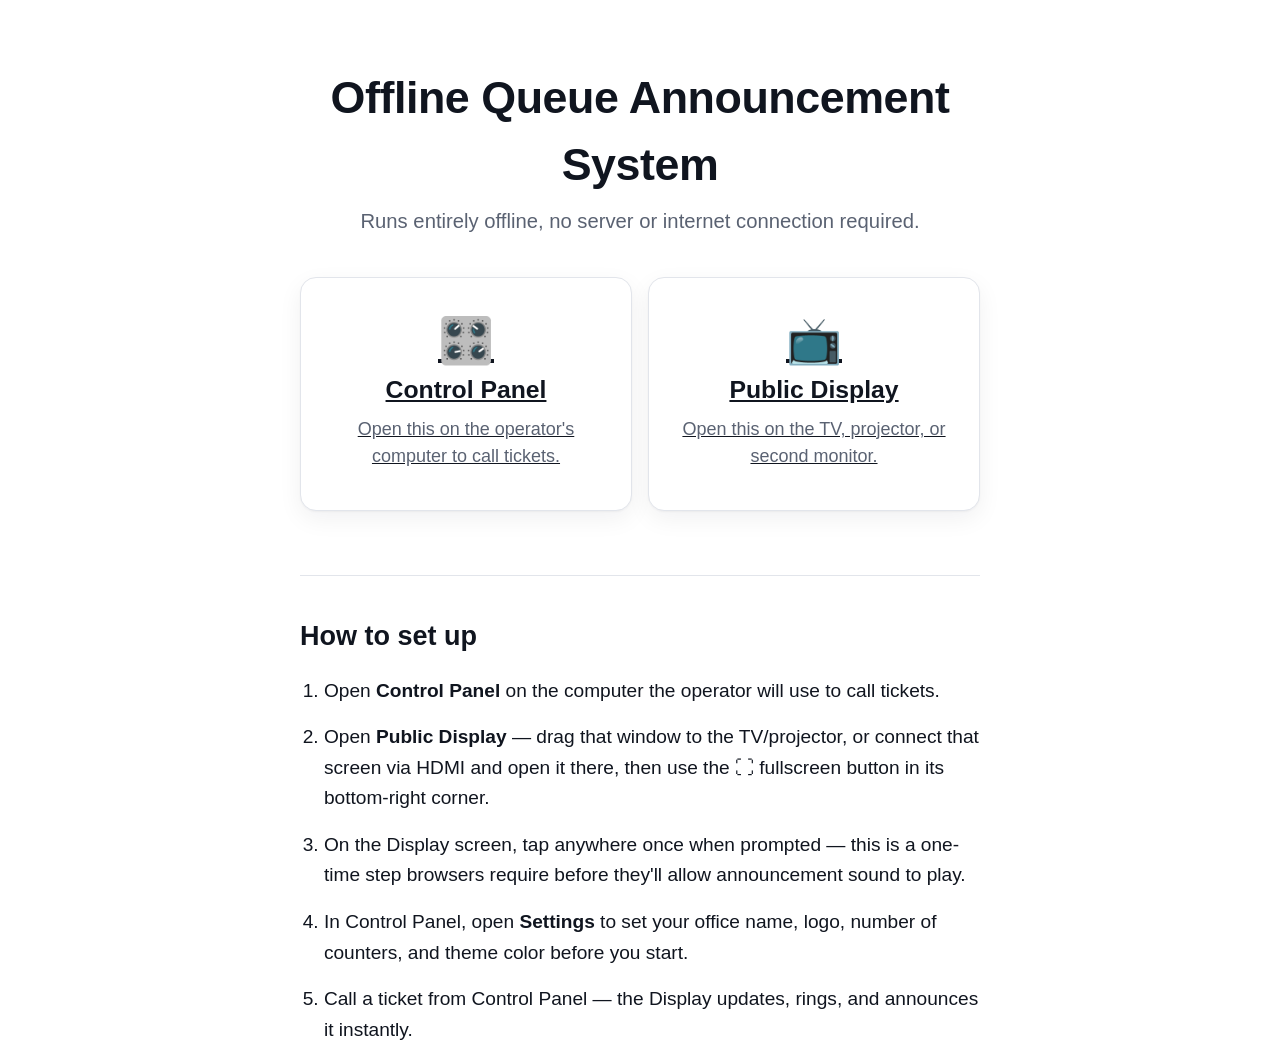
<file: index.html>
<!DOCTYPE html>
<html lang="en">
<head>
<meta charset="UTF-8">
<meta name="viewport" content="width=device-width, initial-scale=1.0">
<title>Offline Queue Announcement System</title>
<link rel="stylesheet" href="css/base.css">
<link rel="stylesheet" href="css/index.css">
</head>
<body>

  <main class="landing">
    <header class="landing-header">
      <h1>Offline Queue Announcement System</h1>
      <p class="landing-subtitle">Runs entirely offline, no server or internet connection required.</p>
    </header>

    <div class="landing-links">
      <a class="landing-card" href="control-panel.html" target="_blank" rel="noopener">
        <span class="landing-card-icon" aria-hidden="true">🎛️</span>
        <span class="landing-card-title">Control Panel</span>
        <span class="landing-card-desc">Open this on the operator's computer to call tickets.</span>
      </a>

      <a class="landing-card" href="display.html" target="_blank" rel="noopener">
        <span class="landing-card-icon" aria-hidden="true">📺</span>
        <span class="landing-card-title">Public Display</span>
        <span class="landing-card-desc">Open this on the TV, projector, or second monitor.</span>
      </a>
    </div>

    <section class="landing-instructions">
      <h2>How to set up</h2>
      <ol>
        <li>Open <strong>Control Panel</strong> on the computer the operator will use to call tickets.</li>
        <li>Open <strong>Public Display</strong> — drag that window to the TV/projector, or connect that screen via HDMI and open it there, then use the ⛶ fullscreen button in its bottom-right corner.</li>
        <li>On the Display screen, tap anywhere once when prompted — this is a one-time step browsers require before they'll allow announcement sound to play.</li>
        <li>In Control Panel, open <strong>Settings</strong> to set your office name, logo, number of counters, and theme color before you start.</li>
        <li>Call a ticket from Control Panel — the Display updates, rings, and announces it instantly.</li>
      </ol>
    </section>
  </main>

</body>
</html>
</file>
<file: css/base.css>
/* ==========================================================================
   base.css
   Shared design tokens + resets for both Control Panel and Public Display.
   Every color/spacing/type value in the whole project should trace back
   to a variable defined here. Don't hardcode hex values in the other
   CSS files — add a token here instead, so theme changes (Settings >
   Theme Color) only ever touch one file.
   ========================================================================== */

:root {
  /* ---- Color: Swiss-editorial / government-office palette ----
     Named by role, not by shade, so "Call" buttons etc. can reference
     --color-accent without caring what the actual hex is. */
  --color-bg: #ffffff;
  --color-surface: #f5f7fa;        /* card backgrounds */
  --color-ink: #10151f;            /* primary text, near-black navy */
  --color-ink-muted: #5a6272;      /* secondary text */
  --color-accent: #1a56db;         /* blue accent — overridden by Settings > Theme Color */
  --color-accent-ink: #ffffff;     /* text placed on top of --color-accent */
  --color-border: #e2e5eb;
  --color-success: #1a9e64;
  --color-danger: #d93636;
  --color-warning: #c98a1c;

  /* ---- Typography ----
     System stacks only — this app must work with zero internet access,
     so no CDN-loaded webfonts. Two roles:
       --font-display : big, tight-tracked, for ticket numbers / headings
       --font-mono    : tabular numerals, for ticket codes, clock, history rows
       --font-body    : everything else (labels, buttons, settings form) */
  --font-display: "Helvetica Neue", Helvetica, Arial, sans-serif;
  --font-mono: "SFMono-Regular", "Consolas", "Liberation Mono", monospace;
  --font-body: -apple-system, BlinkMacSystemFont, "Segoe UI", Roboto, Arial, sans-serif;

  --scale-ticket: clamp(6rem, 20vw, 16rem);   /* the huge "NOW SERVING" number */
  --scale-h1: clamp(2rem, 3.5vw, 3rem);
  --scale-h2: 1.5rem;
  --scale-body: 1.125rem;
  --scale-caption: 0.9375rem;

  /* ---- Layout ---- */
  --radius-card: 16px;
  --radius-control: 10px;
  --space-1: 4px;
  --space-2: 8px;
  --space-3: 16px;
  --space-4: 24px;
  --space-5: 40px;
  --space-6: 64px;

  --shadow-card: 0 1px 2px rgba(16, 21, 31, 0.04), 0 8px 24px rgba(16, 21, 31, 0.06);

  --motion-fast: 150ms ease;
  --motion-base: 260ms cubic-bezier(0.2, 0.8, 0.2, 1);
}

/* Respect reduced-motion preference — required, not optional, for a
   public-facing display that runs unattended all day. */
@media (prefers-reduced-motion: reduce) {
  *, *::before, *::after {
    animation-duration: 0.001ms !important;
    animation-iteration-count: 1 !important;
    transition-duration: 0.001ms !important;
    scroll-behavior: auto !important;
  }
}

*, *::before, *::after {
  box-sizing: border-box;
}

html, body {
  margin: 0;
  padding: 0;
  height: 100%;
  background: var(--color-bg);
  color: var(--color-ink);
  font-family: var(--font-body);
  font-size: var(--scale-body);
  line-height: 1.5;
  -webkit-font-smoothing: antialiased;
}

h1, h2, h3, p {
  margin: 0;
}

button {
  font-family: inherit;
  cursor: pointer;
}

/* Visible keyboard focus everywhere — this app is meant to be run
   with Enter-to-Call, so focus states are not cosmetic here. */
:focus-visible {
  outline: 3px solid var(--color-accent);
  outline-offset: 2px;
}

.card {
  background: var(--color-bg);
  border: 1px solid var(--color-border);
  border-radius: var(--radius-card);
  box-shadow: var(--shadow-card);
}

.visually-hidden {
  position: absolute;
  width: 1px;
  height: 1px;
  overflow: hidden;
  clip: rect(0 0 0 0);
  white-space: nowrap;
}
</file>
<file: css/index.css>
/* ==========================================================================
   index.css
   The landing page — same design tokens as the rest of the app (see
   base.css), kept deliberately simple: a title, two clear entry points,
   and short setup instructions. Nothing on this page is part of the
   actual queue workflow, so it stays out of the way once someone's
   bookmarked Control Panel / Display directly.
   ========================================================================== */

body {
  display: flex;
  justify-content: center;
}

.landing {
  max-width: 760px;
  width: 100%;
  padding: var(--space-6) var(--space-5);
}

.landing-header {
  text-align: center;
  margin-bottom: var(--space-5);
}

.landing-header h1 {
  font-size: var(--scale-h1);
  font-weight: 700;
  letter-spacing: -0.01em;
  margin-bottom: var(--space-2);
}

.landing-subtitle {
  color: var(--color-ink-muted);
  font-size: 1.125rem;
}

.landing-links {
  display: grid;
  grid-template-columns: 1fr 1fr;
  gap: var(--space-3);
  margin-bottom: var(--space-6);
}

@media (max-width: 560px) {
  .landing-links {
    grid-template-columns: 1fr;
  }
}

.landing-card {
  display: flex;
  flex-direction: column;
  align-items: center;
  text-align: center;
  gap: var(--space-2);
  padding: var(--space-5) var(--space-4);
  border: 1px solid var(--color-border);
  border-radius: var(--radius-card);
  background: var(--color-bg);
  box-shadow: var(--shadow-card);
  color: var(--color-ink);
  transition: transform var(--motion-fast), border-color var(--motion-fast);
}

.landing-card:hover,
.landing-card:focus-visible {
  transform: translateY(-2px);
  border-color: var(--color-accent);
}

.landing-card-icon {
  font-size: 2.5rem;
  line-height: 1;
}

.landing-card-title {
  font-size: 1.375rem;
  font-weight: 700;
}

.landing-card-desc {
  color: var(--color-ink-muted);
  font-size: 1rem;
}

.landing-instructions {
  border-top: 1px solid var(--color-border);
  padding-top: var(--space-5);
}

.landing-instructions h2 {
  font-size: var(--scale-h2);
  font-weight: 600;
  margin-bottom: var(--space-3);
}

.landing-instructions ol {
  padding-left: 1.25em;
  display: flex;
  flex-direction: column;
  gap: var(--space-3);
  font-size: 1.0625rem;
  line-height: 1.6;
}
</file>
